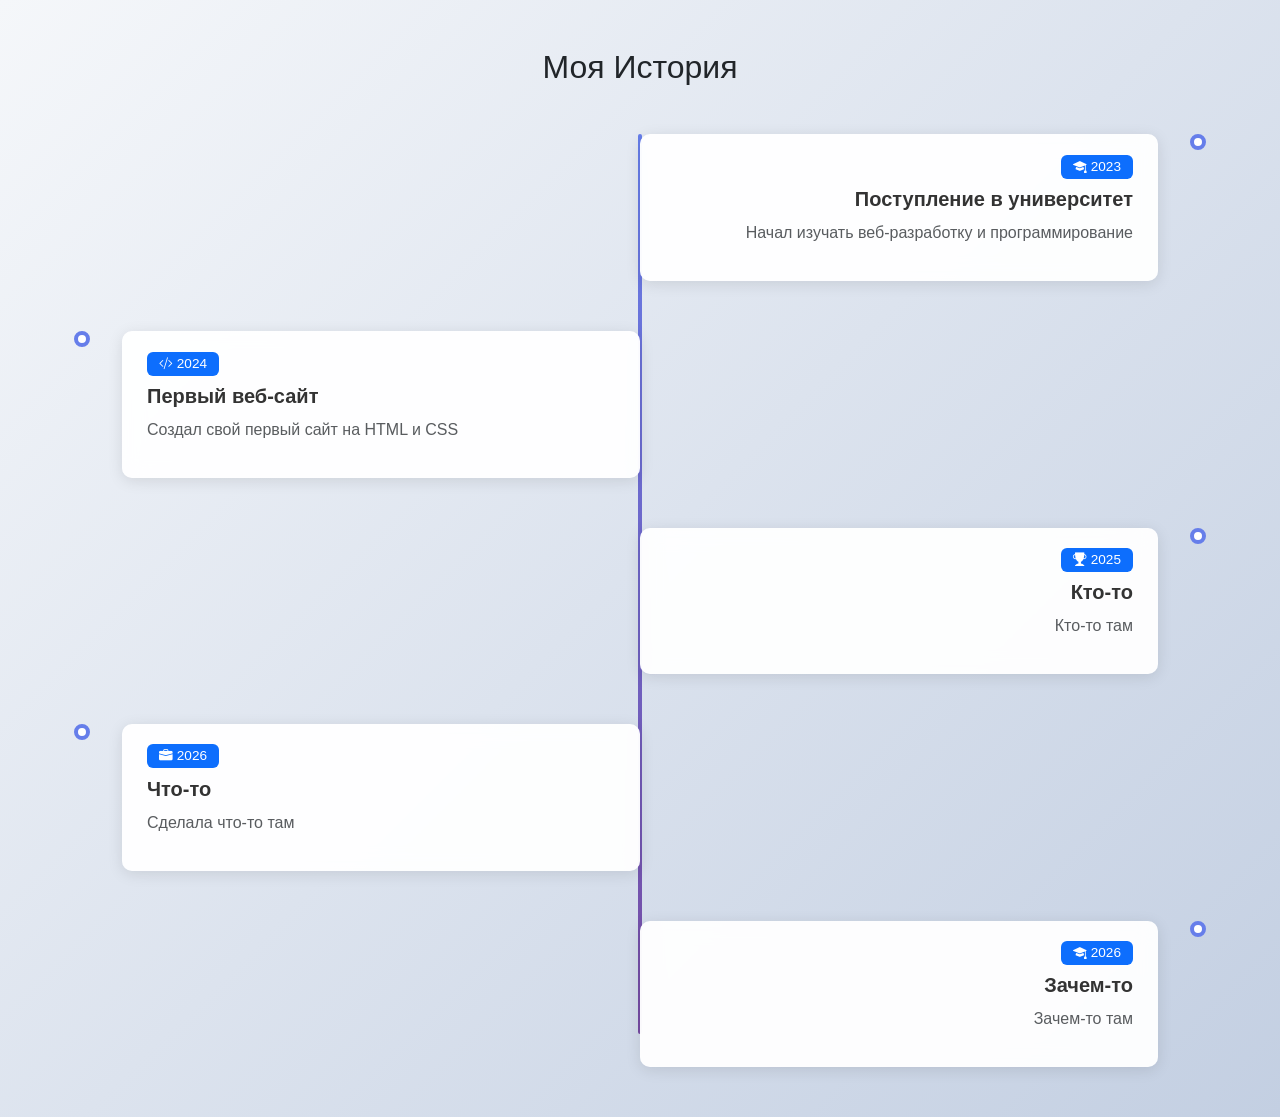
<file: timeline.html>
<!DOCTYPE html>
<html lang="ru">
<head>
    <meta charset="UTF-8">
    <meta name="viewport" content="width=device-width, initial-scale=1.0">
    <title>Boostap Lab - Lobodina</title>
    <link href="https://cdn.jsdelivr.net/npm/bootstrap@5.3.8/dist/css/bootstrap.min.css" 
        rel="stylesheet" 
        integrity="sha384-sRIl4kxILFvY47J16cr9ZwB07vP4J8+LH7qKQnuqkuIAvNWLzeN8tE5YBujZqJLB" 
        crossorigin="anonymous">

    <link rel="stylesheet" href="custom.css">
    <link rel="stylesheet" 
    href="https://cdn.jsdelivr.net/npm/bootstrap-icons@1.11.3/font/bootstrap-icons.min.css">
</head>
<body>
   <div class="container my-5">
        <h2 class="text-center mb-5">Моя История</h2> 
<!-- Временная шкала -->
        <div class="timeline"> 
<!-- Событие 1 (справа) -->
            <div class="timeline-item">
                <div class="timeline-content">
<!-- TODO: Добавьте бейдж с годом -->
                    <span class="badge bg-primary mb-2"></span> 
<span class="badge bg-primary mb-2">
        <i class="bi bi-mortarboard-fill"></i> 2023
    </span>
                    <h5>Поступление в университет</h5>
                    <p class="text-muted">
                        Начал изучать веб-разработку и программирование
                    </p>
                </div>
            </div> 
<!-- Событие 2 (слева) -->
            <div class="timeline-item timeline-item-left">
                <div class="timeline-content">
                    <span class="badge bg-primary mb-2">
        <i class="bi-code-slash"></i> 2024
    </span>
<!-- TODO: Добавьте бейдж с годом 2023 --> 
 <span class="badge bg-primary mb-2"></span>
                    <h5>Первый веб-сайт</h5>
                    <p class="text-muted">
                        Создал свой первый сайт на HTML и CSS
                    </p>
                </div>
            </div> 
             
<!-- Событие 3 (справа) -->
            <div class="timeline-item">
                <div class="timeline-content">
                   <span class="badge bg-primary mb-2">
                        <i class="bi-trophy-fill "></i> 2025
                    </span> 
<!-- TODO: Добавьте бейдж с годом -->
                    <span class="badge bg-primary mb-2"></span> 
                    <h5>Кто-то</h5>
                    <p class="text-muted">
                        Кто-то там 
                    </p>
                </div>
            </div> 
<!-- Событие 4 (слева) -->
            <div class="timeline-item timeline-item-left">
                <div class="timeline-content">
                    <span class="badge bg-primary mb-2">
            <i class=" bi-briefcase-fill"></i> 2026
    </span>
<!-- TODO: Добавьте бейдж с годом 2023 --> 
 <span class="badge bg-primary mb-2"></span>
                    <h5>Что-то</h5>
                    <p class="text-muted">
                        Сделала что-то там
                    </p>
                </div>
            </div> 

<!-- Событие 3 (справа) -->
            <div class="timeline-item">
                <div class="timeline-content">
                     <span class="badge bg-primary mb-2">
        <i class="bi bi-mortarboard-fill"></i> 2026
    </span>
    <span class="badge bg-danger mb-2"></span>
<!-- TODO: Добавьте бейдж с годом --> 
                    <h5>Зачем-то</h5>
                    <p class="text-muted">
                        Зачем-то там 
                    </p>
                </div>
            </div> 
<!-- TODO: Добавьте ещё 3-4 события самостоятельно -->
<!-- Чередуйте классы: обычный и timeline-item-left --> 
        </div>
    </div>
</body>
</html>
</file>
<file: custom.css>
.card{
    transition: transform 0.3s ease;
}
.card:hover {
    transform: scale(1.05);
}
/* Общие стили */
body {
font-family: "Segoe UI", Tahoma, Geneva, Verdana, sans-serif;
}
/* Кастомные цвета для навбара */
.navbar-brand {
font-weight: bold;
font-size: 1.5rem;
letter-spacing: 1px;
}
.navbar-dark .navbar-nav .nav-link:hover {
color: #ffc107 !important;
transition: color 0.3s ease;
}
/* Улучшение Hero-секции */
#home {
background: linear-gradient(135deg, #667eea 0%, #764ba2 100%);
color: white;
min-height: 400px;
display: flex;
align-items: center;
}
#home h1 {
color: white;
}
#home .lead {
color: rgba(255, 255, 255, 0.9);
}
#home .btn {
box-shadow: 0 4px 15px rgba(0, 0, 0, 0.2);
transition: transform 0.3s ease;
}
#home .btn:hover {
transform: translateY(-3px);
box-shadow: 0 6px 20px rgba(0, 0, 0, 0.3);
}
/* Анимация для карточек */
.card {
transition: transform 0.3s ease, box-shadow 0.3s ease;
}
.card:hover {
transform: translateY(-10px);
box-shadow: 0 10px 30px rgba(0, 0, 0, 0.15) !important;
}
/* Стилизация кнопок */
.btn {
border-radius: 25px;
padding: 10px 30px;
font-weight: 500;
transition: all 0.3s ease;
}
/* Улучшение формы */
.form-control:focus {
border-color: #667eea;
box-shadow: 0 0 0 0.2rem rgba(102, 126, 234, 0.25);
}
/* Анимация для бейджей */
.badge {
padding: 8px 15px;
font-size: 0.9rem;
font-weight: 500;
transition: transform 0.2s ease;
}
.badge:hover {
transform: scale(1.1);
cursor: pointer;
}
/* Стилизация прогресс-баров */
.progress {
height: 25px;
border-radius: 15px;
background-color: #e9ecef;
}
.progress-bar {
border-radius: 15px;
font-weight: bold;
line-height: 25px;
}
/* Улучшение аккордеона */
.accordion-button:not(.collapsed) {
background-color: #667eea;
color: white;
}
.accordion-button:focus {
box-shadow: none;
border-color: #667eea;
}
/* Футер */
footer {
background-color: #212529;
color: white;
padding: 40px 0;
margin-top: 80px;
}
footer h5 {
color: #ffc107;
margin-bottom: 20px;
}
footer a {
color: rgba(255, 255, 255, 0.7);
text-decoration: none;
transition: color 0.3s ease;
}
footer a:hover {
color: #ffc107;
}
@media (max-width: 768px) {
#home {
min-height: 300px;
}
#home h1 {
font-size: 2rem;
}
.card {
margin-bottom: 20px;
}
}
/* ВРЕМЕННАЯ ШКАЛА */
.timeline {
    /* position: relative;
    padding: 20px 0; */
}

/* Центральная линия */
.timeline::before {
content: '';
position: absolute;
left: 50%;
transform: translateX(-50%);
width: 4px;
height: 100%;
background: linear-gradient(180deg, #667eea 0%, #764ba2 100%);
border-radius: 2px;
}
/* Контейнер события */
.timeline-item {
position: relative;
margin-bottom: 50px;
width: 50%;
padding-right: 40px;
text-align: right;
margin-left: 50%; 
}
/* Левые элементы */
.timeline-item-left {
margin-left: 0 !important;
padding-right: 0;
padding-left: 40px;
text-align: left;
}
/* Круглые точки на линии */
.timeline-item::before {
content: '';
position: absolute;
right: -8px;
top: 0;
width: 16px;
height: 16px;
background: white;
border: 4px solid #667eea;
border-radius: 50%;
z-index: 1;
transition: transform 0.3s ease;  
}
/* Точки для левых элементов */
.timeline-item-left::before {
right: auto;
left: -8px;
}
/* Увеличение точки при наведении */
.timeline-item:hover::before {
transform: scale(1.5);
background: #667eea;
}
/* Карточка с контентом */
.timeline-content {
background: white;
padding: 20px 25px;
border-radius: 10px;
box-shadow: 0 3px 15px rgba(0, 0, 0, 0.1);
transition: all 0.3s ease;
}
.timeline-content:hover {
transform: translateY(-5px); 
box-shadow: 0 8px 25px rgba(0, 0, 0, 0.15);
}
.timeline-content h5 {
color: #333;
margin-bottom: 10px;
font-weight: 600;
}
.timeline-content .badge {
font-size: 0.85rem;
padding: 5px 12px;
}
/* Мобильная версия */
@media (max-width: 768px) {
/* Линия слева */
.timeline::before {
    left: 20px;
    }
/* Все элементы слева */
.timeline-item,
    .timeline-item-left {
    width: 100%;
    margin-left: 0 !important;
    padding-left: 60px;
    padding-right: 0;
    text-align: left;
    }
/* Точки слева */
.timeline-item::before,
    .timeline-item-left::before {
    left: 12px;
    right: auto;
    }
}
body {
background: linear-gradient(135deg, #f5f7fa 0%, #c3cfe2 100%);
min-height: 100vh;
}
.timeline-content {
background: rgba(255, 255, 255, 0.95);
backdrop-filter: blur(10px);
}
@keyframes pulse {
0%, 100% { box-shadow: 0 0 0 0 rgba(102, 126, 234, 0.7); }
50% { box-shadow: 0 0 0 10px rgba(102, 126, 234, 0); }
}
.timeline-item::before {
animation: pulse 2s infinite;
}
</file>
